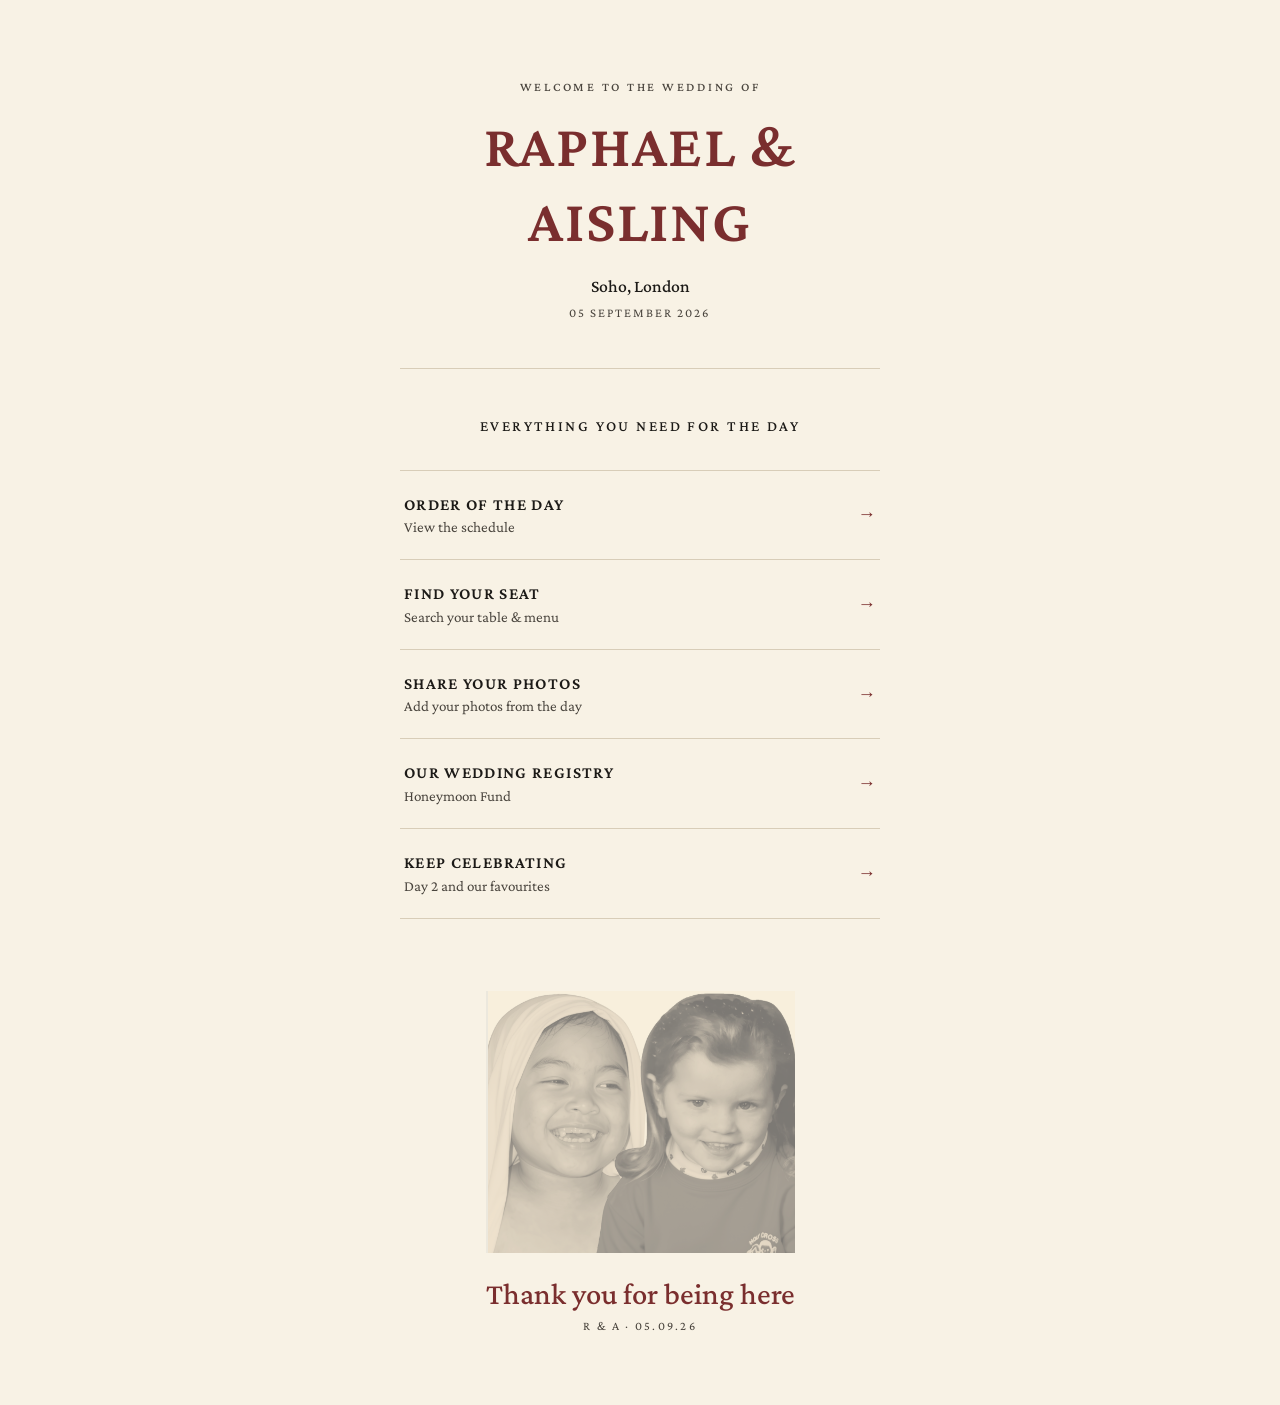
<file: index.html>
<!DOCTYPE html>
<html lang="en">
<head>
<meta charset="UTF-8">
<meta name="viewport" content="width=device-width, initial-scale=1.0">
<meta name="theme-color" content="#F8F2E5">
<meta name="description" content="Everything you need for Raphael &amp; Aisling's wedding day.">
<title>Raphael &amp; Aisling | 05 September 2026</title>
<link rel="preconnect" href="https://fonts.googleapis.com">
<link rel="preconnect" href="https://fonts.gstatic.com" crossorigin>
<link href="https://fonts.googleapis.com/css2?family=Crimson+Pro:wght@400;500;600&display=swap" rel="stylesheet">
<link rel="stylesheet" href="styles.css">
</head>
<body>
<main class="page">

  <header class="intro">
    <p class="eyebrow">Welcome to the wedding of</p>
    <h1 class="names">Raphael &amp; Aisling</h1>
    <p class="location">Soho, London</p>
    <p class="date">05 September 2026</p>
  </header>

  <hr class="rule">

  <section class="links" aria-labelledby="links-heading">
    <h2 id="links-heading" class="section-heading">Everything you need for the day</h2>

    <ul class="link-list">
      <li class="link-item">
        <a class="link-row" href="order.html">
          <span class="link-text">
            <span class="link-title">Order of the Day</span>
            <span class="link-subtitle">View the schedule</span>
          </span>
          <span class="link-arrow" aria-hidden="true">&rarr;</span>
        </a>
      </li>
      <li class="link-item">
        <a class="link-row" href="seating.html">
          <span class="link-text">
            <span class="link-title">Find Your Seat</span>
            <span class="link-subtitle">Search your table &amp; menu</span>
          </span>
          <span class="link-arrow" aria-hidden="true">&rarr;</span>
        </a>
      </li>
      <li class="link-item">
        <a class="link-row" href="https://photos.app.goo.gl/TfKhoiMud2VAiXYu7" target="_blank" rel="noopener noreferrer">
          <span class="link-text">
            <span class="link-title">Share Your Photos</span>
            <span class="link-subtitle">Add your photos from the day</span>
          </span>
          <span class="link-arrow" aria-hidden="true">&rarr;</span>
        </a>
      </li>
      <li class="link-item">
        <a class="link-row" href="honeymoon.html">
          <span class="link-text">
            <span class="link-title">Our Wedding Registry</span>
            <span class="link-subtitle">Honeymoon Fund</span>
          </span>
          <span class="link-arrow" aria-hidden="true">&rarr;</span>
        </a>
      </li>
      <li class="link-item">
        <a class="link-row" href="day-two.html">
          <span class="link-text">
            <span class="link-title">Keep Celebrating</span>
            <span class="link-subtitle">Day 2 and our favourites</span>
          </span>
          <span class="link-arrow" aria-hidden="true">&rarr;</span>
        </a>
      </li>
    </ul>
  </section>

  <footer class="closing">
    <div class="keepsake-frame">
      <img class="keepsake" src="images/childhood-photo.png" alt="Raphael and Aisling as children" width="579" height="492" loading="lazy">
      <p class="thank-you">Thank you for being here</p>
    </div>
    <p class="signature">R &amp; A &middot; 05.09.26</p>
  </footer>

</main>
</body>
</html>
</file>
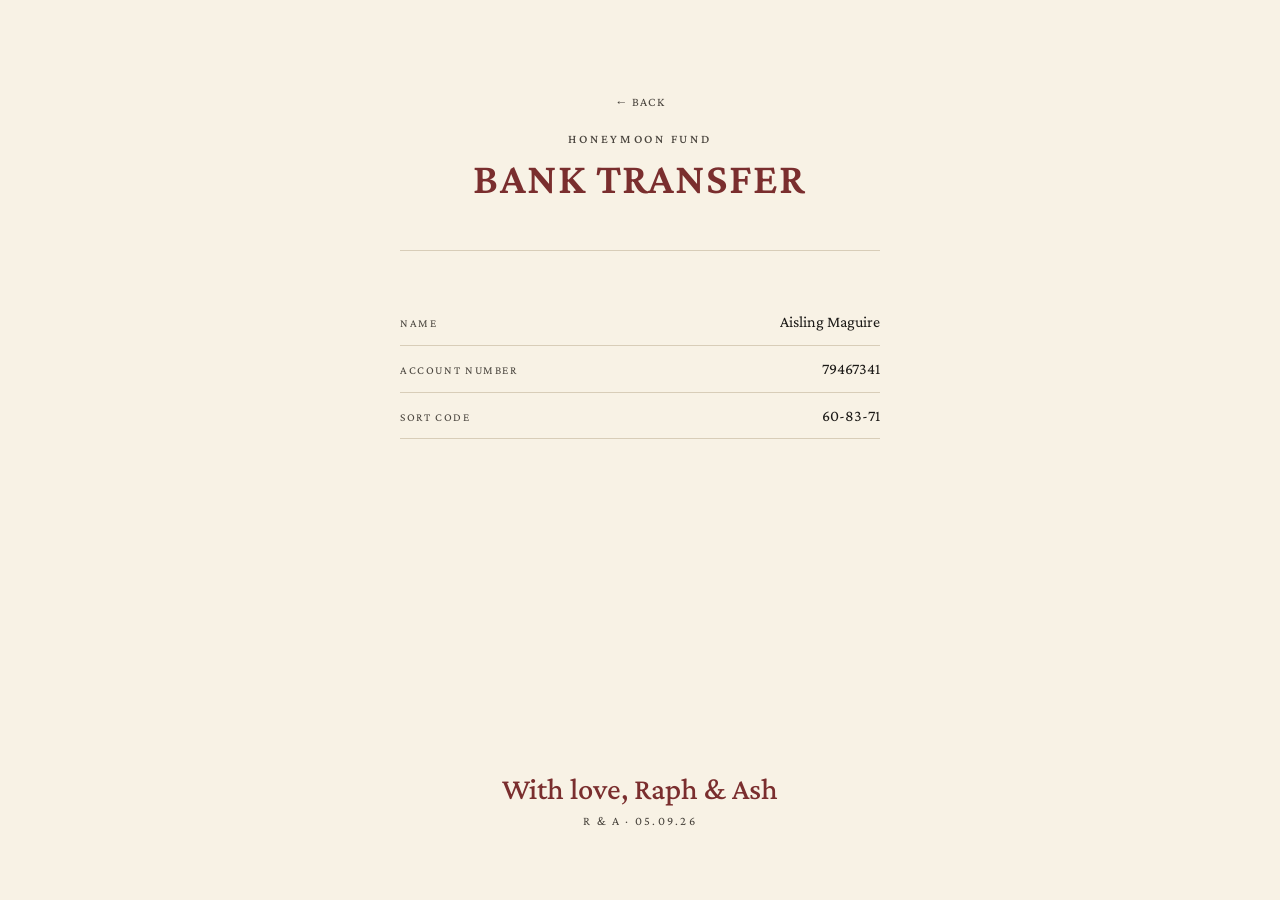
<file: bank-transfer.html>
<!DOCTYPE html>
<html lang="en">
<head>
<meta charset="UTF-8">
<meta name="viewport" content="width=device-width, initial-scale=1.0">
<meta name="theme-color" content="#F8F2E5">
<meta name="description" content="Bank transfer details for Raphael &amp; Aisling's honeymoon fund.">
<title>Bank Transfer | Raphael &amp; Aisling</title>
<link rel="preconnect" href="https://fonts.googleapis.com">
<link rel="preconnect" href="https://fonts.gstatic.com" crossorigin>
<link href="https://fonts.googleapis.com/css2?family=Crimson+Pro:wght@400;500;600&display=swap" rel="stylesheet">
<link rel="stylesheet" href="styles.css">
</head>
<body>
<main class="page">

  <header class="intro">
    <a class="back-link" href="honeymoon.html">&larr; Back</a>
    <p class="eyebrow">Honeymoon Fund</p>
    <h1 class="page-title">Bank Transfer</h1>
  </header>

  <hr class="rule">

  <section class="honeymoon">
    <div class="account-details">
      <div class="menu-row">
        <span class="menu-label">Name</span>
        <span class="menu-value">Aisling Maguire</span>
      </div>
      <div class="menu-row">
        <span class="menu-label">Account Number</span>
        <span class="menu-value">79467341</span>
      </div>
      <div class="menu-row">
        <span class="menu-label">Sort Code</span>
        <span class="menu-value">60-83-71</span>
      </div>
    </div>
  </section>

  <footer class="closing">
    <p class="thank-you">With love, Raph &amp; Ash</p>
    <p class="signature">R &amp; A &middot; 05.09.26</p>
  </footer>

</main>
</body>
</html>
</file>
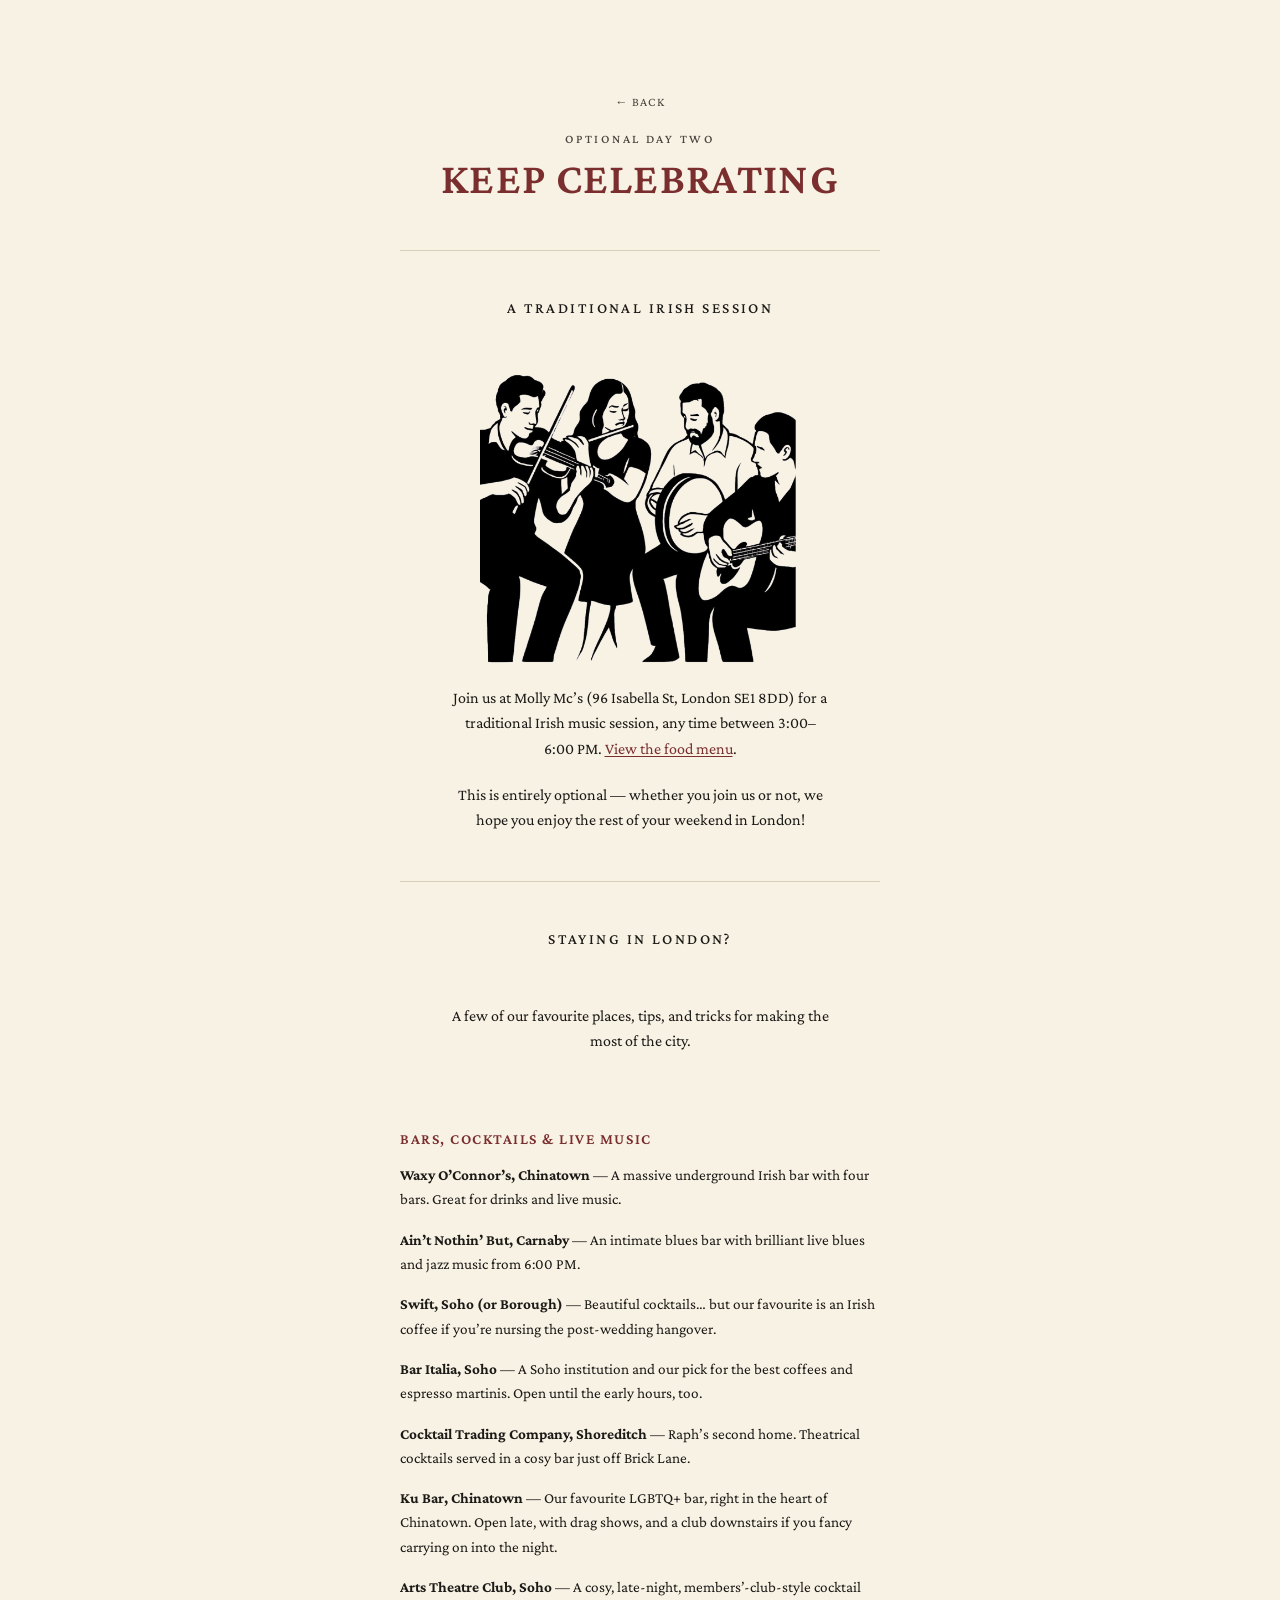
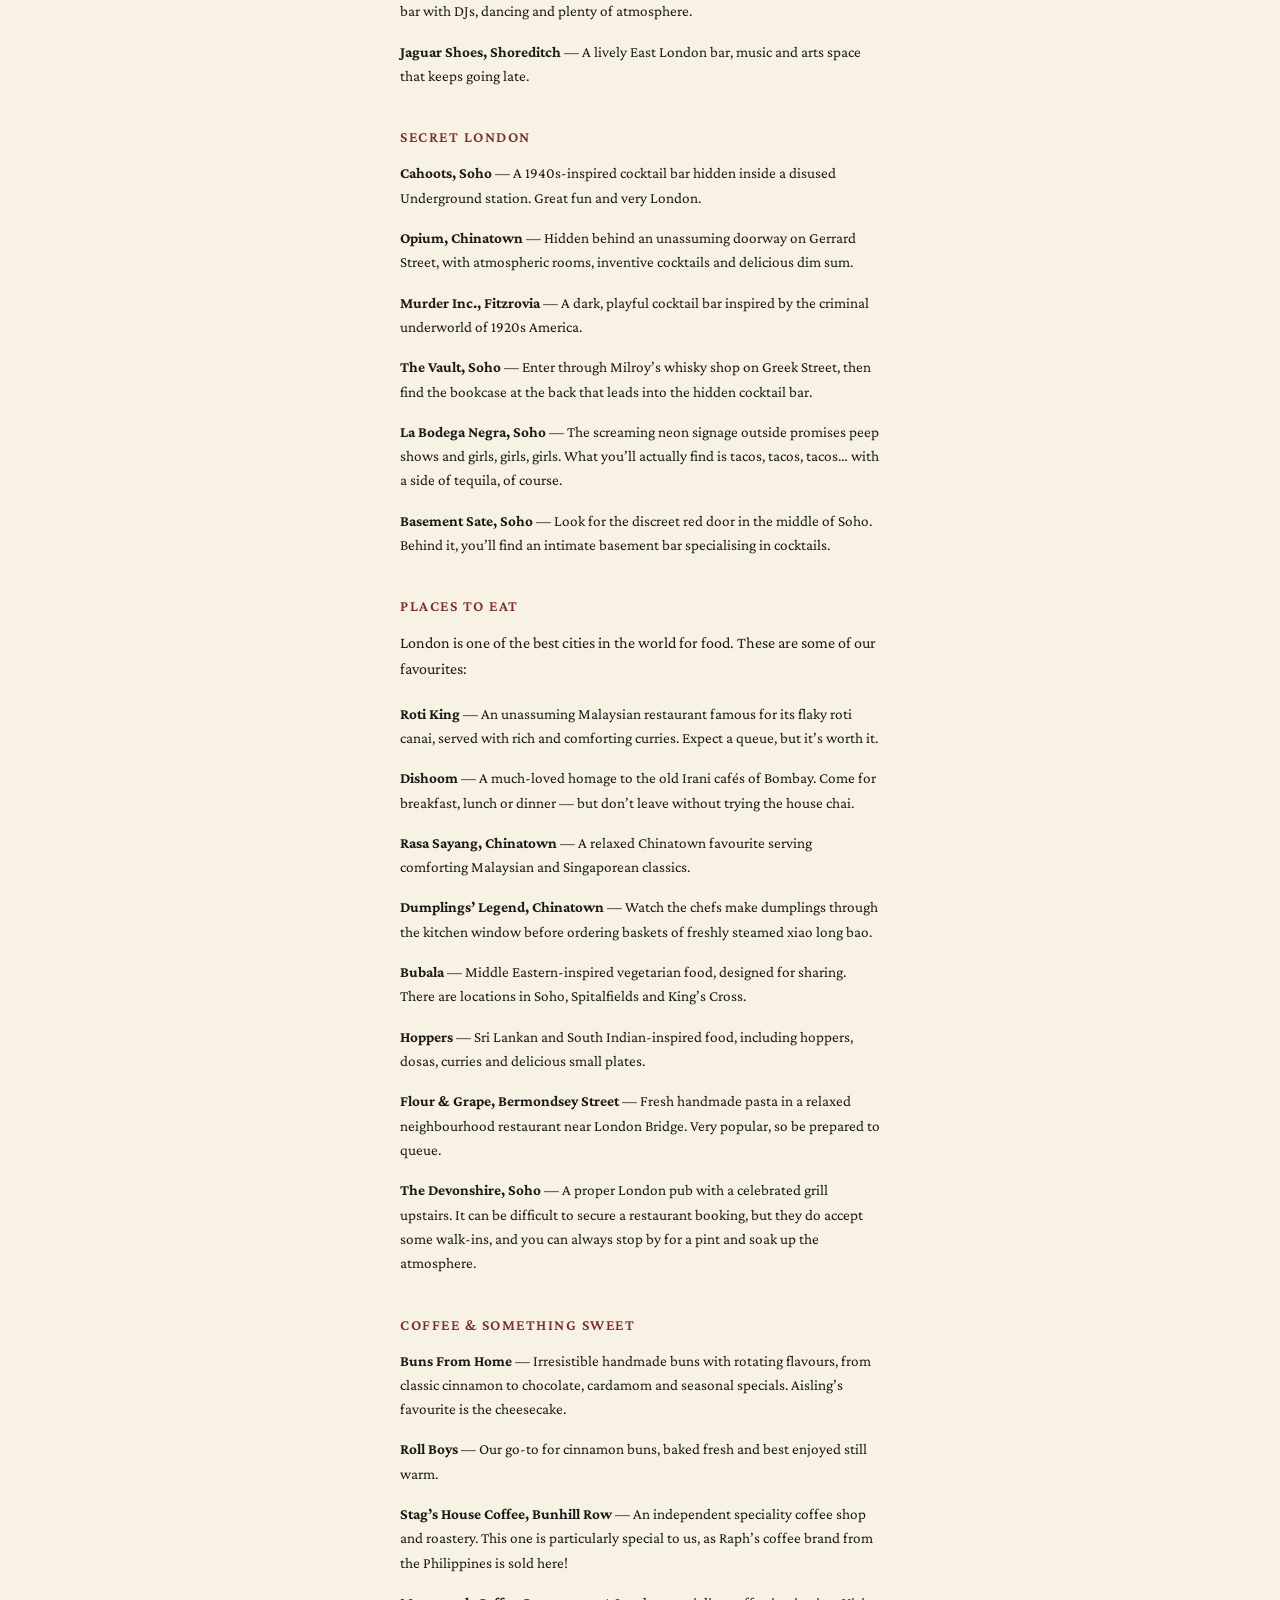
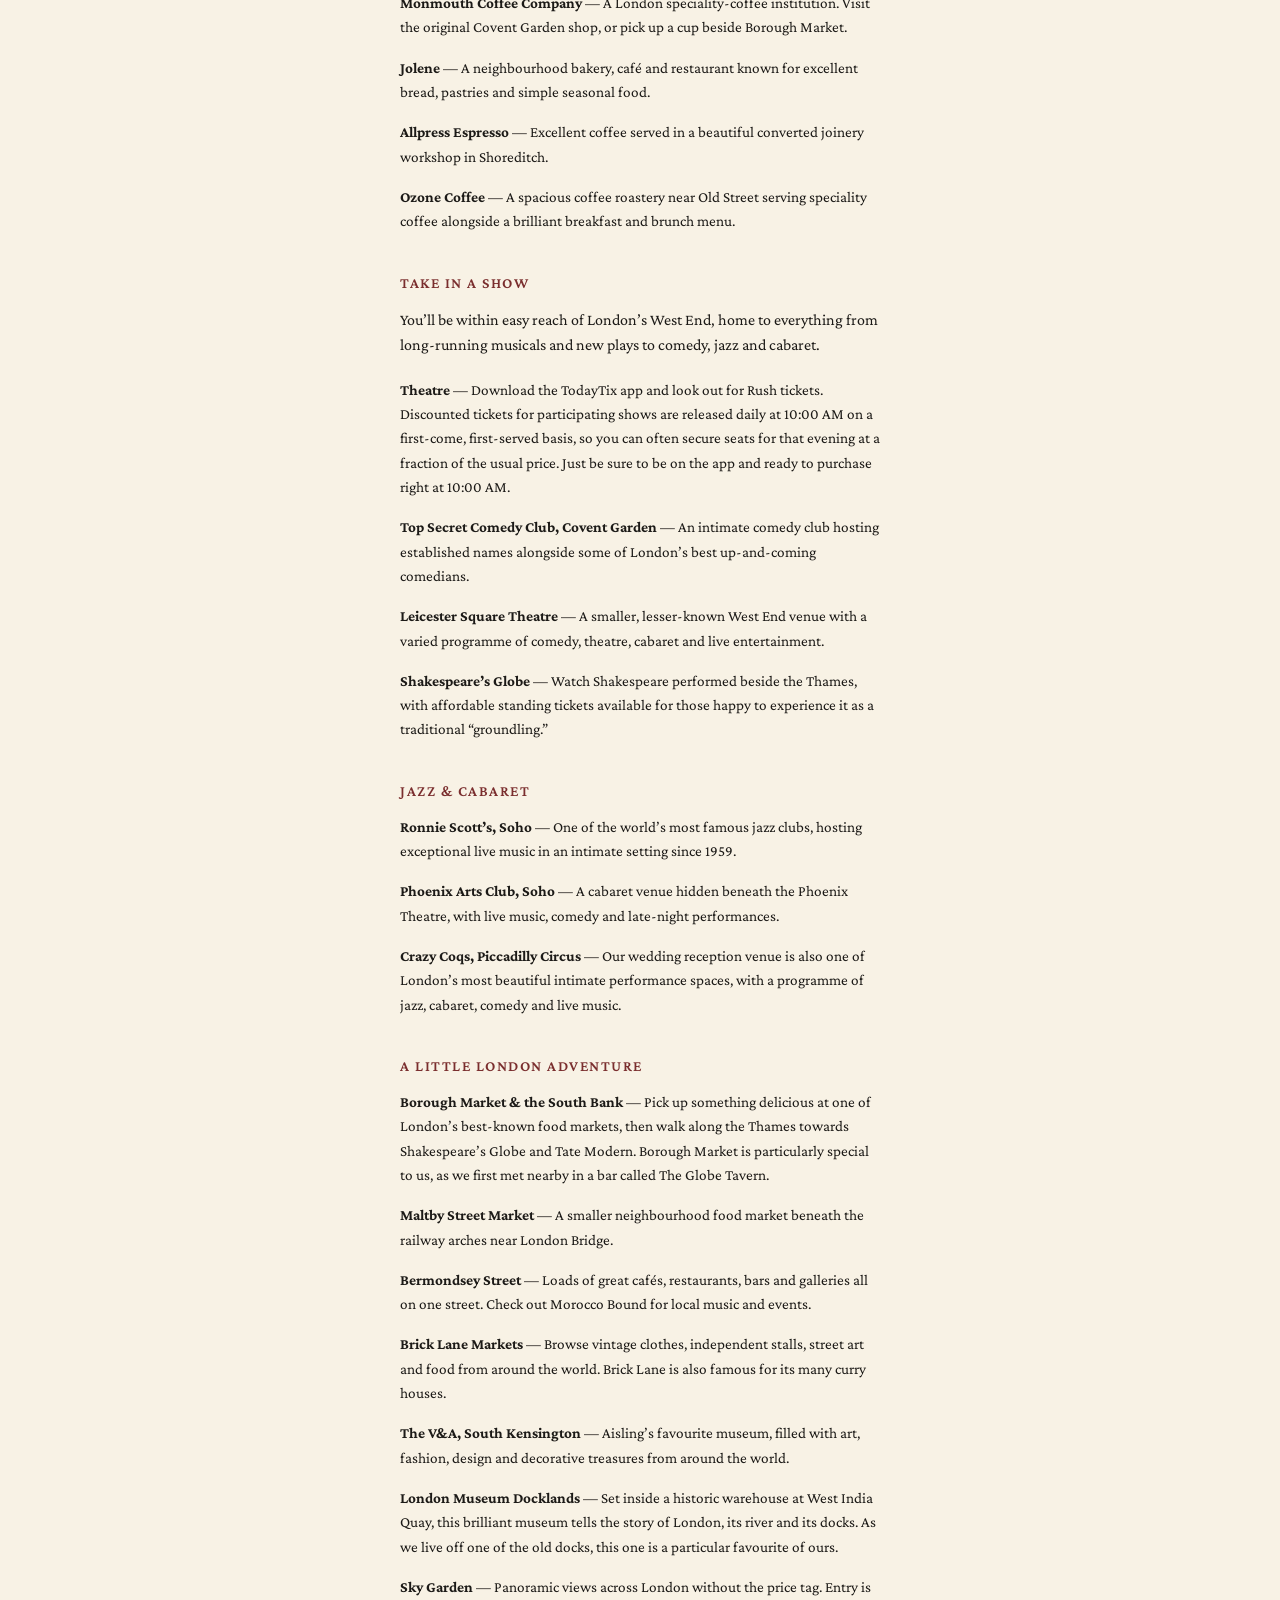
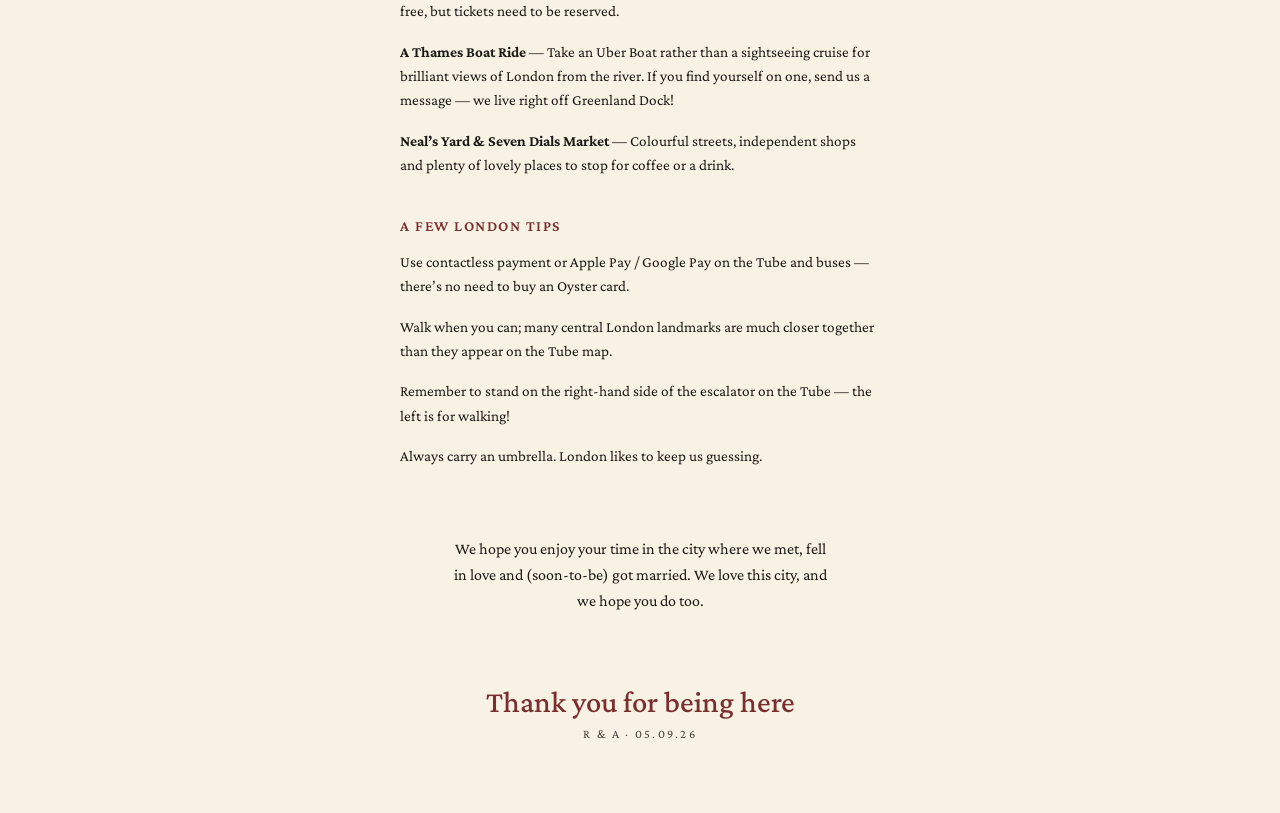
<file: day-two.html>
<!DOCTYPE html>
<html lang="en">
<head>
<meta charset="UTF-8">
<meta name="viewport" content="width=device-width, initial-scale=1.0">
<meta name="theme-color" content="#F8F2E5">
<meta name="description" content="Optional day two plans and London tips from Raphael &amp; Aisling.">
<title>Keep Celebrating | Raphael &amp; Aisling</title>
<link rel="preconnect" href="https://fonts.googleapis.com">
<link rel="preconnect" href="https://fonts.gstatic.com" crossorigin>
<link href="https://fonts.googleapis.com/css2?family=Crimson+Pro:wght@400;500;600&display=swap" rel="stylesheet">
<link rel="stylesheet" href="styles.css">
</head>
<body>
<main class="page">

  <header class="intro">
    <a class="back-link" href="index.html">&larr; Back</a>
    <p class="eyebrow">Optional day two</p>
    <h1 class="page-title">Keep Celebrating</h1>
  </header>

  <hr class="rule">

  <section class="honeymoon">
    <h2 class="section-heading">A Traditional Irish Session</h2>

    <img class="day-two-image" src="images/irish-band.png" alt="Illustration of a traditional Irish music band" width="578" height="529" loading="lazy">

    <p class="honeymoon-text">Join us at Molly Mc&rsquo;s (96 Isabella St, London SE1 8DD) for a traditional Irish music session, any time between 3:00&ndash;6:00 PM. <a class="inline-link" href="https://mollymcs.com/wp-content/uploads/sites/3/2026/05/Molly-Mcs-Menu-April.pdf" target="_blank" rel="noopener noreferrer">View the food menu</a>.</p>

    <p class="honeymoon-text">This is entirely optional &mdash; whether you join us or not, we hope you enjoy the rest of your weekend in London!</p>
  </section>

  <hr class="rule">

  <section class="honeymoon">
    <h2 class="section-heading">Staying in London?</h2>
    <p class="honeymoon-text guide-subtitle">A few of our favourite places, tips, and tricks for making the most of the city.</p>

    <div class="london-guide">
      <div class="guide-category">
        <h3 class="guide-heading">Bars, Cocktails &amp; Live Music</h3>
        <p class="place"><strong>Waxy O&rsquo;Connor&rsquo;s, Chinatown</strong> &mdash; A massive underground Irish bar with four bars. Great for drinks and live music.</p>
        <p class="place"><strong>Ain&rsquo;t Nothin&rsquo; But, Carnaby</strong> &mdash; An intimate blues bar with brilliant live blues and jazz music from 6:00 PM.</p>
        <p class="place"><strong>Swift, Soho (or Borough)</strong> &mdash; Beautiful cocktails&hellip; but our favourite is an Irish coffee if you&rsquo;re nursing the post-wedding hangover.</p>
        <p class="place"><strong>Bar Italia, Soho</strong> &mdash; A Soho institution and our pick for the best coffees and espresso martinis. Open until the early hours, too.</p>
        <p class="place"><strong>Cocktail Trading Company, Shoreditch</strong> &mdash; Raph&rsquo;s second home. Theatrical cocktails served in a cosy bar just off Brick Lane.</p>
        <p class="place"><strong>Ku Bar, Chinatown</strong> &mdash; Our favourite LGBTQ+ bar, right in the heart of Chinatown. Open late, with drag shows, and a club downstairs if you fancy carrying on into the night.</p>
        <p class="place"><strong>Arts Theatre Club, Soho</strong> &mdash; A cosy, late-night, members&rsquo;-club-style cocktail bar with DJs, dancing and plenty of atmosphere.</p>
        <p class="place"><strong>Jaguar Shoes, Shoreditch</strong> &mdash; A lively East London bar, music and arts space that keeps going late.</p>
      </div>

      <div class="guide-category">
        <h3 class="guide-heading">Secret London</h3>
        <p class="place"><strong>Cahoots, Soho</strong> &mdash; A 1940s-inspired cocktail bar hidden inside a disused Underground station. Great fun and very London.</p>
        <p class="place"><strong>Opium, Chinatown</strong> &mdash; Hidden behind an unassuming doorway on Gerrard Street, with atmospheric rooms, inventive cocktails and delicious dim sum.</p>
        <p class="place"><strong>Murder Inc., Fitzrovia</strong> &mdash; A dark, playful cocktail bar inspired by the criminal underworld of 1920s America.</p>
        <p class="place"><strong>The Vault, Soho</strong> &mdash; Enter through Milroy&rsquo;s whisky shop on Greek Street, then find the bookcase at the back that leads into the hidden cocktail bar.</p>
        <p class="place"><strong>La Bodega Negra, Soho</strong> &mdash; The screaming neon signage outside promises peep shows and girls, girls, girls. What you&rsquo;ll actually find is tacos, tacos, tacos&hellip; with a side of tequila, of course.</p>
        <p class="place"><strong>Basement Sate, Soho</strong> &mdash; Look for the discreet red door in the middle of Soho. Behind it, you&rsquo;ll find an intimate basement bar specialising in cocktails.</p>
      </div>

      <div class="guide-category">
        <h3 class="guide-heading">Places to Eat</h3>
        <p class="honeymoon-text guide-intro">London is one of the best cities in the world for food. These are some of our favourites:</p>
        <p class="place"><strong>Roti King</strong> &mdash; An unassuming Malaysian restaurant famous for its flaky roti canai, served with rich and comforting curries. Expect a queue, but it&rsquo;s worth it.</p>
        <p class="place"><strong>Dishoom</strong> &mdash; A much-loved homage to the old Irani caf&eacute;s of Bombay. Come for breakfast, lunch or dinner &mdash; but don&rsquo;t leave without trying the house chai.</p>
        <p class="place"><strong>Rasa Sayang, Chinatown</strong> &mdash; A relaxed Chinatown favourite serving comforting Malaysian and Singaporean classics.</p>
        <p class="place"><strong>Dumplings&rsquo; Legend, Chinatown</strong> &mdash; Watch the chefs make dumplings through the kitchen window before ordering baskets of freshly steamed xiao long bao.</p>
        <p class="place"><strong>Bubala</strong> &mdash; Middle Eastern-inspired vegetarian food, designed for sharing. There are locations in Soho, Spitalfields and King&rsquo;s Cross.</p>
        <p class="place"><strong>Hoppers</strong> &mdash; Sri Lankan and South Indian-inspired food, including hoppers, dosas, curries and delicious small plates.</p>
        <p class="place"><strong>Flour &amp; Grape, Bermondsey Street</strong> &mdash; Fresh handmade pasta in a relaxed neighbourhood restaurant near London Bridge. Very popular, so be prepared to queue.</p>
        <p class="place"><strong>The Devonshire, Soho</strong> &mdash; A proper London pub with a celebrated grill upstairs. It can be difficult to secure a restaurant booking, but they do accept some walk-ins, and you can always stop by for a pint and soak up the atmosphere.</p>
      </div>

      <div class="guide-category">
        <h3 class="guide-heading">Coffee &amp; Something Sweet</h3>
        <p class="place"><strong>Buns From Home</strong> &mdash; Irresistible handmade buns with rotating flavours, from classic cinnamon to chocolate, cardamom and seasonal specials. Aisling&rsquo;s favourite is the cheesecake.</p>
        <p class="place"><strong>Roll Boys</strong> &mdash; Our go-to for cinnamon buns, baked fresh and best enjoyed still warm.</p>
        <p class="place"><strong>Stag&rsquo;s House Coffee, Bunhill Row</strong> &mdash; An independent speciality coffee shop and roastery. This one is particularly special to us, as Raph&rsquo;s coffee brand from the Philippines is sold here!</p>
        <p class="place"><strong>Monmouth Coffee Company</strong> &mdash; A London speciality-coffee institution. Visit the original Covent Garden shop, or pick up a cup beside Borough Market.</p>
        <p class="place"><strong>Jolene</strong> &mdash; A neighbourhood bakery, caf&eacute; and restaurant known for excellent bread, pastries and simple seasonal food.</p>
        <p class="place"><strong>Allpress Espresso</strong> &mdash; Excellent coffee served in a beautiful converted joinery workshop in Shoreditch.</p>
        <p class="place"><strong>Ozone Coffee</strong> &mdash; A spacious coffee roastery near Old Street serving speciality coffee alongside a brilliant breakfast and brunch menu.</p>
      </div>

      <div class="guide-category">
        <h3 class="guide-heading">Take in a Show</h3>
        <p class="honeymoon-text guide-intro">You&rsquo;ll be within easy reach of London&rsquo;s West End, home to everything from long-running musicals and new plays to comedy, jazz and cabaret.</p>
        <p class="place"><strong>Theatre</strong> &mdash; Download the TodayTix app and look out for Rush tickets. Discounted tickets for participating shows are released daily at 10:00 AM on a first-come, first-served basis, so you can often secure seats for that evening at a fraction of the usual price. Just be sure to be on the app and ready to purchase right at 10:00 AM.</p>
        <p class="place"><strong>Top Secret Comedy Club, Covent Garden</strong> &mdash; An intimate comedy club hosting established names alongside some of London&rsquo;s best up-and-coming comedians.</p>
        <p class="place"><strong>Leicester Square Theatre</strong> &mdash; A smaller, lesser-known West End venue with a varied programme of comedy, theatre, cabaret and live entertainment.</p>
        <p class="place"><strong>Shakespeare&rsquo;s Globe</strong> &mdash; Watch Shakespeare performed beside the Thames, with affordable standing tickets available for those happy to experience it as a traditional &ldquo;groundling.&rdquo;</p>
      </div>

      <div class="guide-category">
        <h3 class="guide-heading">Jazz &amp; Cabaret</h3>
        <p class="place"><strong>Ronnie Scott&rsquo;s, Soho</strong> &mdash; One of the world&rsquo;s most famous jazz clubs, hosting exceptional live music in an intimate setting since 1959.</p>
        <p class="place"><strong>Phoenix Arts Club, Soho</strong> &mdash; A cabaret venue hidden beneath the Phoenix Theatre, with live music, comedy and late-night performances.</p>
        <p class="place"><strong>Crazy Coqs, Piccadilly Circus</strong> &mdash; Our wedding reception venue is also one of London&rsquo;s most beautiful intimate performance spaces, with a programme of jazz, cabaret, comedy and live music.</p>
      </div>

      <div class="guide-category">
        <h3 class="guide-heading">A Little London Adventure</h3>
        <p class="place"><strong>Borough Market &amp; the South Bank</strong> &mdash; Pick up something delicious at one of London&rsquo;s best-known food markets, then walk along the Thames towards Shakespeare&rsquo;s Globe and Tate Modern. Borough Market is particularly special to us, as we first met nearby in a bar called The Globe Tavern.</p>
        <p class="place"><strong>Maltby Street Market</strong> &mdash; A smaller neighbourhood food market beneath the railway arches near London Bridge.</p>
        <p class="place"><strong>Bermondsey Street</strong> &mdash; Loads of great caf&eacute;s, restaurants, bars and galleries all on one street. Check out Morocco Bound for local music and events.</p>
        <p class="place"><strong>Brick Lane Markets</strong> &mdash; Browse vintage clothes, independent stalls, street art and food from around the world. Brick Lane is also famous for its many curry houses.</p>
        <p class="place"><strong>The V&amp;A, South Kensington</strong> &mdash; Aisling&rsquo;s favourite museum, filled with art, fashion, design and decorative treasures from around the world.</p>
        <p class="place"><strong>London Museum Docklands</strong> &mdash; Set inside a historic warehouse at West India Quay, this brilliant museum tells the story of London, its river and its docks. As we live off one of the old docks, this one is a particular favourite of ours.</p>
        <p class="place"><strong>Sky Garden</strong> &mdash; Panoramic views across London without the price tag. Entry is free, but tickets need to be reserved.</p>
        <p class="place"><strong>A Thames Boat Ride</strong> &mdash; Take an Uber Boat rather than a sightseeing cruise for brilliant views of London from the river. If you find yourself on one, send us a message &mdash; we live right off Greenland Dock!</p>
        <p class="place"><strong>Neal&rsquo;s Yard &amp; Seven Dials Market</strong> &mdash; Colourful streets, independent shops and plenty of lovely places to stop for coffee or a drink.</p>
      </div>

      <div class="guide-category">
        <h3 class="guide-heading">A Few London Tips</h3>
        <p class="place">Use contactless payment or Apple Pay / Google Pay on the Tube and buses &mdash; there&rsquo;s no need to buy an Oyster card.</p>
        <p class="place">Walk when you can; many central London landmarks are much closer together than they appear on the Tube map.</p>
        <p class="place">Remember to stand on the right-hand side of the escalator on the Tube &mdash; the left is for walking!</p>
        <p class="place">Always carry an umbrella. London likes to keep us guessing.</p>
      </div>
    </div>

    <p class="honeymoon-text guide-closing">We hope you enjoy your time in the city where we met, fell in love and (soon-to-be) got married. We love this city, and we hope you do too.</p>
  </section>

  <footer class="closing">
    <p class="thank-you">Thank you for being here</p>
    <p class="signature">R &amp; A &middot; 05.09.26</p>
  </footer>

</main>
</body>
</html>
</file>
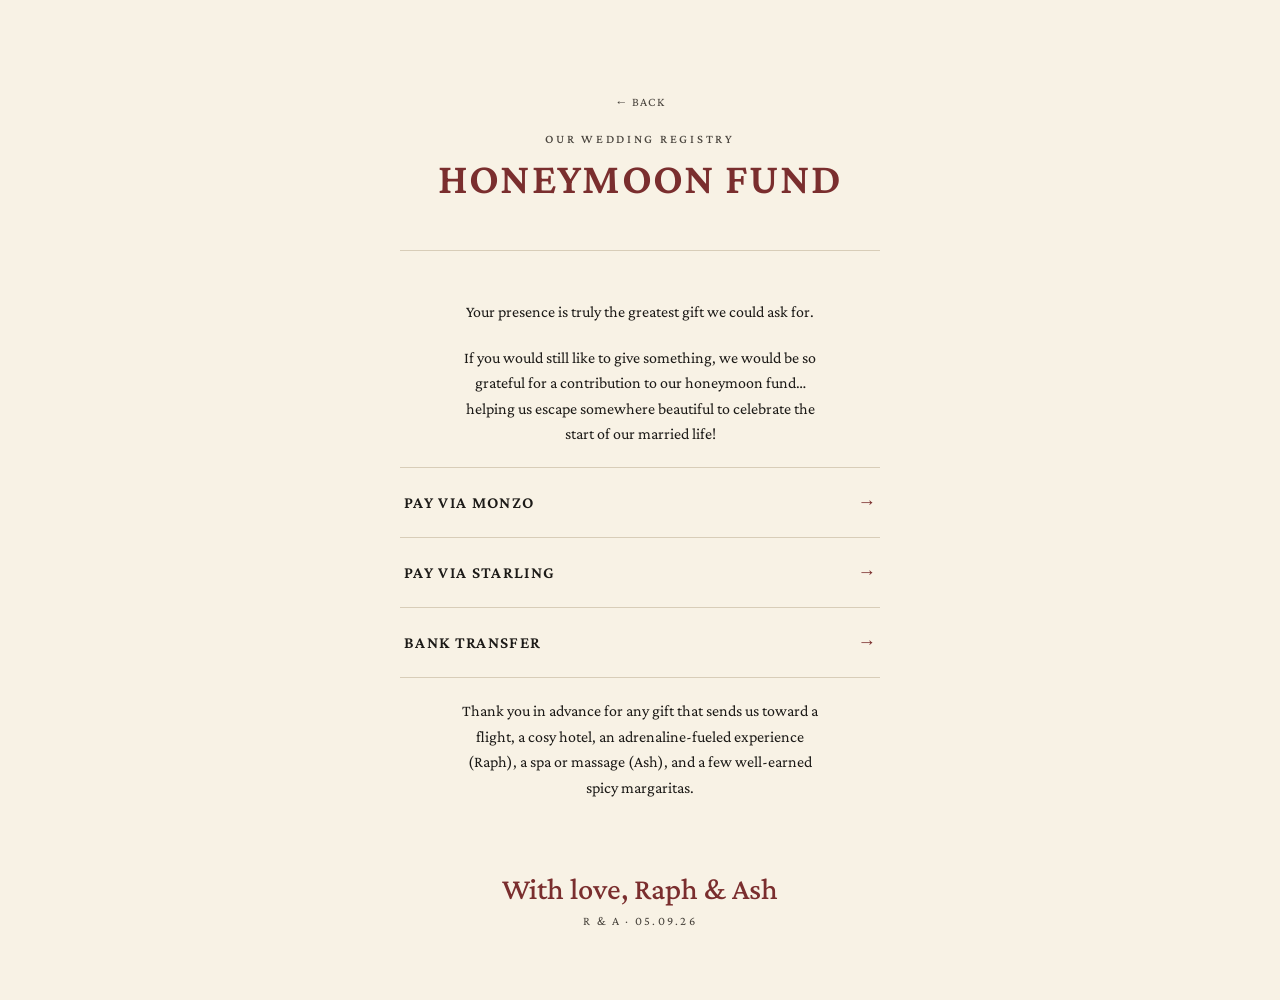
<file: honeymoon.html>
<!DOCTYPE html>
<html lang="en">
<head>
<meta charset="UTF-8">
<meta name="viewport" content="width=device-width, initial-scale=1.0">
<meta name="theme-color" content="#F8F2E5">
<meta name="description" content="Contribute to Raphael &amp; Aisling's honeymoon fund.">
<title>Honeymoon Fund | Raphael &amp; Aisling</title>
<link rel="preconnect" href="https://fonts.googleapis.com">
<link rel="preconnect" href="https://fonts.gstatic.com" crossorigin>
<link href="https://fonts.googleapis.com/css2?family=Crimson+Pro:wght@400;500;600&display=swap" rel="stylesheet">
<link rel="stylesheet" href="styles.css">
</head>
<body>
<main class="page">

  <header class="intro">
    <a class="back-link" href="index.html">&larr; Back</a>
    <p class="eyebrow">Our wedding registry</p>
    <h1 class="page-title">Honeymoon Fund</h1>
  </header>

  <hr class="rule">

  <section class="honeymoon">
    <p class="honeymoon-text">Your presence is truly the greatest gift we could ask for.</p>
    <p class="honeymoon-text">If you would still like to give something, we would be so grateful for a contribution to our honeymoon fund&hellip; helping us escape somewhere beautiful to celebrate the start of our married life!</p>

    <ul class="link-list payment-list">
      <li class="link-item">
        <a class="link-row" href="https://monzo.me/aislingmaguire7?h=cWUnyV" target="_blank" rel="noopener noreferrer">
          <span class="link-text">
            <span class="link-title">Pay via Monzo</span>
          </span>
          <span class="link-arrow" aria-hidden="true">&rarr;</span>
        </a>
      </li>
      <li class="link-item">
        <a class="link-row" href="https://settleup.starlingbank.com/aisling-maguire-raphael-cardona-7b1843" target="_blank" rel="noopener noreferrer">
          <span class="link-text">
            <span class="link-title">Pay via Starling</span>
          </span>
          <span class="link-arrow" aria-hidden="true">&rarr;</span>
        </a>
      </li>
      <li class="link-item">
        <a class="link-row" href="bank-transfer.html">
          <span class="link-text">
            <span class="link-title">Bank Transfer</span>
          </span>
          <span class="link-arrow" aria-hidden="true">&rarr;</span>
        </a>
      </li>
    </ul>

    <p class="honeymoon-text">Thank you in advance for any gift that sends us toward a flight, a cosy hotel, an adrenaline-fueled experience (Raph), a spa or massage (Ash), and a few well-earned spicy margaritas.</p>
  </section>

  <footer class="closing">
    <p class="thank-you">With love, Raph &amp; Ash</p>
    <p class="signature">R &amp; A &middot; 05.09.26</p>
  </footer>

</main>
</body>
</html>
</file>
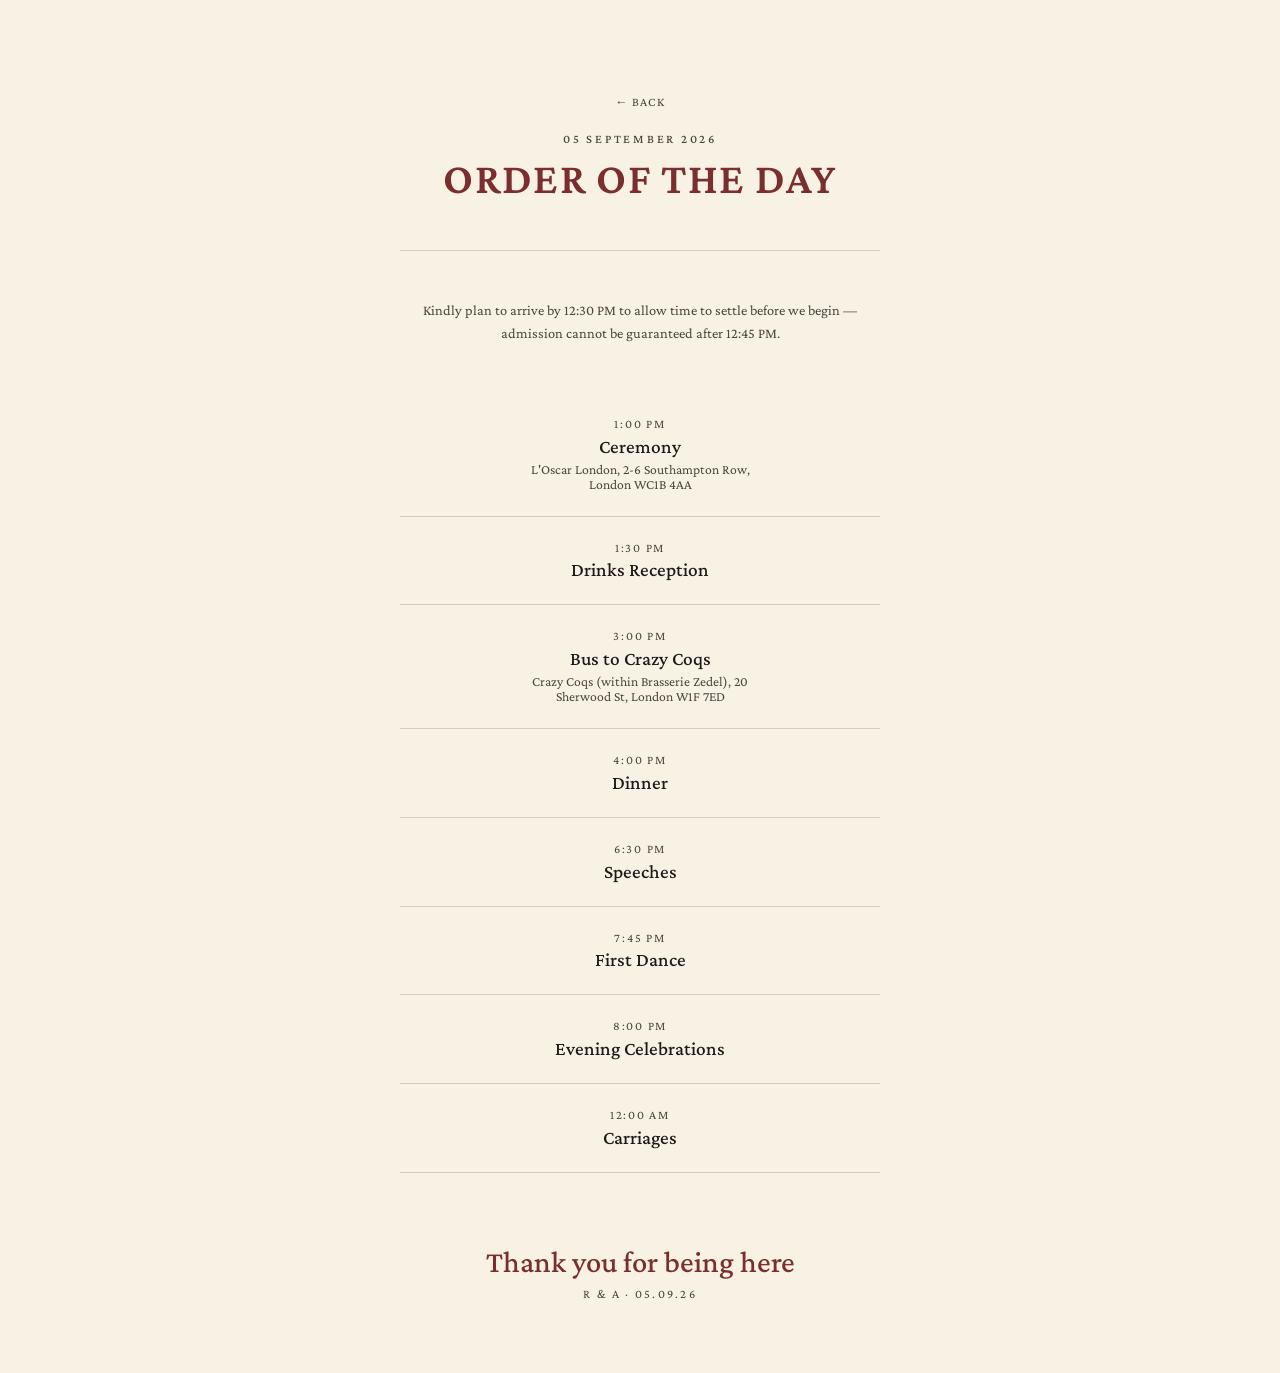
<file: order.html>
<!DOCTYPE html>
<html lang="en">
<head>
<meta charset="UTF-8">
<meta name="viewport" content="width=device-width, initial-scale=1.0">
<meta name="theme-color" content="#F8F2E5">
<meta name="description" content="The schedule for Raphael &amp; Aisling's wedding day.">
<title>Order of the Day | Raphael &amp; Aisling</title>
<link rel="preconnect" href="https://fonts.googleapis.com">
<link rel="preconnect" href="https://fonts.gstatic.com" crossorigin>
<link href="https://fonts.googleapis.com/css2?family=Crimson+Pro:wght@400;500;600&display=swap" rel="stylesheet">
<link rel="stylesheet" href="styles.css">
</head>
<body>
<main class="page">

  <header class="intro">
    <a class="back-link" href="index.html">&larr; Back</a>
    <p class="eyebrow">05 September 2026</p>
    <h1 class="page-title">Order of the Day</h1>
  </header>

  <hr class="rule">

  <p class="seat-note">Kindly plan to arrive by 12:30 PM to allow time to settle before we begin — admission cannot be guaranteed after 12:45 PM.</p>

  <section class="schedule" aria-label="Wedding day schedule">
    <ul class="schedule-list">
      <li class="schedule-item">
        <span class="schedule-time">1:00 PM</span>
        <span class="schedule-event">Ceremony</span>
        <span class="schedule-address">L'Oscar London, 2-6 Southampton Row, London WC1B 4AA</span>
      </li>
      <li class="schedule-item">
        <span class="schedule-time">1:30 PM</span>
        <span class="schedule-event">Drinks Reception</span>
      </li>
      <li class="schedule-item">
        <span class="schedule-time">3:00 PM</span>
        <span class="schedule-event">Bus to Crazy Coqs</span>
        <span class="schedule-address">Crazy Coqs (within Brasserie Zedel), 20 Sherwood St, London W1F 7ED</span>
      </li>
      <li class="schedule-item">
        <span class="schedule-time">4:00 PM</span>
        <span class="schedule-event">Dinner</span>
      </li>
      <li class="schedule-item">
        <span class="schedule-time">6:30 PM</span>
        <span class="schedule-event">Speeches</span>
      </li>
      <li class="schedule-item">
        <span class="schedule-time">7:45 PM</span>
        <span class="schedule-event">First Dance</span>
      </li>
      <li class="schedule-item">
        <span class="schedule-time">8:00 PM</span>
        <span class="schedule-event">Evening Celebrations</span>
      </li>
      <li class="schedule-item">
        <span class="schedule-time">12:00 AM</span>
        <span class="schedule-event">Carriages</span>
      </li>
    </ul>
  </section>

  <footer class="closing">
    <p class="thank-you">Thank you for being here</p>
    <p class="signature">R &amp; A &middot; 05.09.26</p>
  </footer>

</main>
</body>
</html>
</file>
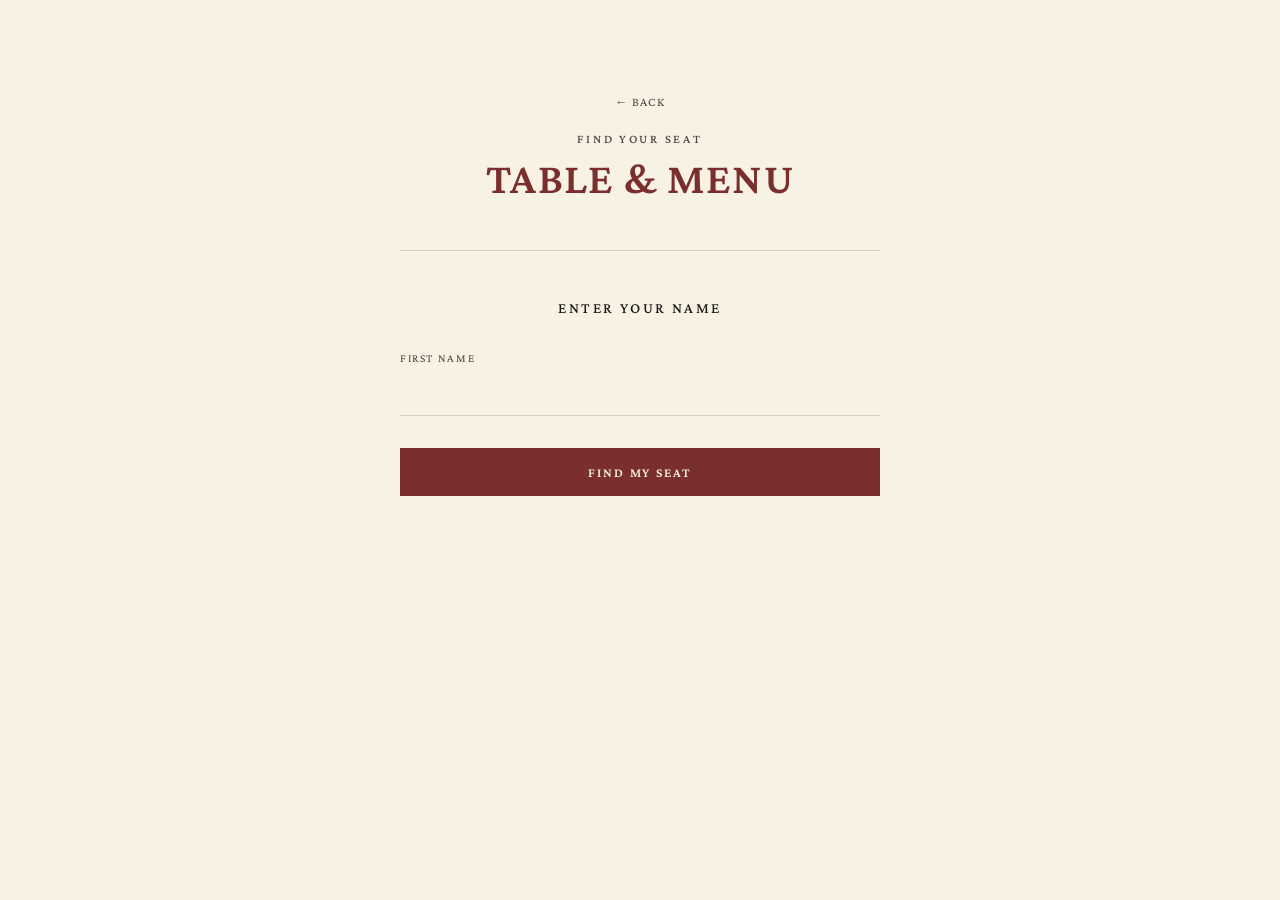
<file: seating.html>
<!DOCTYPE html>
<html lang="en">
<head>
<meta charset="UTF-8">
<meta name="viewport" content="width=device-width, initial-scale=1.0">
<meta name="theme-color" content="#F8F2E5">
<meta name="description" content="Find your reception table and menu choices for Raphael &amp; Aisling's wedding.">
<title>Find Your Seat | Raphael &amp; Aisling</title>
<link rel="preconnect" href="https://fonts.googleapis.com">
<link rel="preconnect" href="https://fonts.gstatic.com" crossorigin>
<link href="https://fonts.googleapis.com/css2?family=Crimson+Pro:wght@400;500;600&display=swap" rel="stylesheet">
<link rel="stylesheet" href="styles.css">
</head>
<body>
<main class="page">

  <header class="intro">
    <a class="back-link" href="index.html">&larr; Back</a>
    <p class="eyebrow">Find your seat</p>
    <h1 class="page-title">Table &amp; Menu</h1>
  </header>

  <hr class="rule">

  <section class="seat-search" aria-labelledby="search-heading">
    <h2 id="search-heading" class="section-heading">Enter your name</h2>

    <noscript>
      <p class="seat-result">Please enable JavaScript to search for your table.</p>
    </noscript>

    <form id="seat-form" class="seat-form" autocomplete="off">
      <div class="field">
        <label for="first-name">First name</label>
        <input type="text" id="first-name" name="first-name" required autocomplete="given-name">
      </div>
      <button type="submit" class="seat-submit">Find my seat</button>
    </form>

    <div id="seat-result" class="seat-result" role="status" aria-live="polite"></div>
  </section>

</main>
<script src="seating.js"></script>
</body>
</html>
</file>
<file: styles.css>
:root {
  --ivory: #f8f2e5;
  --ink: #1c1a17;
  --ink-soft: #4a453e;
  --burgundy: #7a2e2e;
  --rule: #d8cdb8;
  --serif: "Crimson Pro", Georgia, serif;
}

* {
  box-sizing: border-box;
}

html {
  -webkit-text-size-adjust: 100%;
}

body {
  margin: 0;
  background: var(--ivory);
  color: var(--ink);
  font-family: var(--serif);
  -webkit-font-smoothing: antialiased;
  text-rendering: optimizeLegibility;
}

.page {
  max-width: 560px;
  margin: 0 auto;
  padding: clamp(2.75rem, 10vw, 5rem) clamp(1.5rem, 6vw, 2.5rem) clamp(3rem, 10vw, 4.5rem);
  min-height: 100svh;
  display: flex;
  flex-direction: column;
}

/* ---------- Intro ---------- */

.intro {
  text-align: center;
}

.eyebrow {
  margin: 0;
  font-size: clamp(0.68rem, 1.6vw, 0.78rem);
  letter-spacing: 0.22em;
  text-transform: uppercase;
  color: var(--ink-soft);
  font-weight: 500;
}

.names {
  margin: 0.9rem 0 1.1rem;
  font-weight: 600;
  font-size: clamp(2.4rem, 11vw, 3.75rem);
  line-height: 1.25;
  color: var(--burgundy);
  letter-spacing: 0.03em;
  text-transform: uppercase;
}

.location {
  margin: 0 0 0.6rem;
  font-weight: 500;
  font-size: clamp(0.95rem, 2.6vw, 1.1rem);
  color: var(--ink);
}

.date {
  margin: 0;
  font-size: clamp(0.72rem, 1.7vw, 0.8rem);
  letter-spacing: 0.16em;
  text-transform: uppercase;
  color: var(--ink-soft);
}

.rule {
  border: none;
  border-top: 1px solid var(--rule);
  margin: clamp(2.25rem, 7vw, 3rem) 0;
  width: 100%;
}

/* ---------- Links ---------- */

.section-heading {
  margin: 0 0 clamp(1.5rem, 5vw, 2.25rem);
  text-align: center;
  font-weight: 500;
  text-transform: uppercase;
  font-size: clamp(0.85rem, 2.2vw, 0.95rem);
  color: var(--ink);
  letter-spacing: 0.16em;
}

.link-list {
  list-style: none;
  margin: 0;
  padding: 0;
}

.link-item {
  border-bottom: 1px solid var(--rule);
}

.link-item:first-child {
  border-top: 1px solid var(--rule);
}

.link-row {
  display: flex;
  align-items: center;
  justify-content: space-between;
  gap: 1rem;
  min-height: 44px;
  padding: clamp(1.1rem, 4vw, 1.5rem) 0.25rem;
  text-decoration: none;
  color: inherit;
  transition: opacity 0.25s ease, background-color 0.25s ease;
}

.link-row:hover,
.link-row:focus-visible {
  opacity: 0.72;
}

.link-row:focus-visible {
  outline: 1px solid var(--burgundy);
  outline-offset: 4px;
}

.link-text {
  display: flex;
  flex-direction: column;
  gap: 0.35rem;
}

.link-title {
  font-size: clamp(0.92rem, 2.6vw, 1.05rem);
  letter-spacing: 0.08em;
  text-transform: uppercase;
  font-weight: 600;
  color: var(--ink);
}

.link-subtitle {
  font-size: clamp(0.85rem, 2.2vw, 0.94rem);
  color: var(--ink-soft);
}

.link-arrow {
  font-size: 1.15rem;
  color: var(--burgundy);
  transition: transform 0.25s ease;
  flex-shrink: 0;
}

.link-row:hover .link-arrow,
.link-row:focus-visible .link-arrow {
  transform: translateX(5px);
}

/* ---------- Closing ---------- */

.closing {
  margin-top: auto;
  padding-top: clamp(3rem, 10vw, 4.5rem);
  text-align: center;
}

.keepsake-frame {
  width: fit-content;
  max-width: 100%;
  margin: 0 auto;
  display: flex;
  flex-direction: column;
  align-items: stretch;
}

.keepsake {
  display: block;
  width: 0;
  min-width: 100%;
  height: auto;
  margin: 0 0 clamp(1rem, 4vw, 1.5rem);
  opacity: 0.55;
  mix-blend-mode: multiply;
}

.thank-you {
  margin: 0 0 0.5rem;
  font-size: clamp(1.5rem, 5.5vw, 1.9rem);
  color: var(--burgundy);
  font-weight: 500;
}

.signature {
  margin: 0;
  font-size: clamp(0.68rem, 1.6vw, 0.78rem);
  letter-spacing: 0.18em;
  text-transform: uppercase;
  color: var(--ink-soft);
}

/* ---------- Seat search ---------- */

.back-link {
  display: inline-block;
  min-height: 44px;
  line-height: 44px;
  margin-bottom: 0.5rem;
  font-size: 0.78rem;
  letter-spacing: 0.1em;
  text-transform: uppercase;
  color: var(--ink-soft);
  text-decoration: none;
}

.back-link:hover,
.back-link:focus-visible {
  opacity: 0.7;
}

.back-link:focus-visible {
  outline: 1px solid var(--burgundy);
  outline-offset: 4px;
}

.page-title {
  margin: 0.5rem 0 0;
  font-weight: 600;
  font-size: clamp(1.9rem, 8vw, 2.75rem);
  color: var(--burgundy);
  text-transform: uppercase;
  letter-spacing: 0.03em;
}

.seat-search {
  text-align: center;
}

.seat-form {
  display: flex;
  flex-direction: column;
  gap: 1.5rem;
  margin: 0 0 clamp(2rem, 6vw, 2.5rem);
  text-align: left;
}

.field {
  display: flex;
  flex-direction: column;
  gap: 0.5rem;
}

.field label {
  font-size: 0.72rem;
  letter-spacing: 0.14em;
  text-transform: uppercase;
  color: var(--ink-soft);
}

.field input {
  min-height: 44px;
  padding: 0.5rem 0.1rem;
  font-family: var(--serif);
  font-size: 1.05rem;
  color: var(--ink);
  background: transparent;
  border: none;
  border-bottom: 1px solid var(--rule);
  border-radius: 0;
}

.field input:focus-visible {
  outline: none;
  border-bottom: 1px solid var(--burgundy);
}

.seat-submit {
  min-height: 48px;
  margin-top: 0.5rem;
  font-family: var(--serif);
  font-size: 0.82rem;
  font-weight: 600;
  letter-spacing: 0.14em;
  text-transform: uppercase;
  color: var(--ivory);
  background: var(--burgundy);
  border: 1px solid var(--burgundy);
  border-radius: 0;
  cursor: pointer;
  transition: opacity 0.25s ease;
}

.seat-submit:hover,
.seat-submit:focus-visible {
  opacity: 0.82;
}

.seat-submit:focus-visible {
  outline: 1px solid var(--ink);
  outline-offset: 3px;
}

.seat-result:empty {
  display: none;
}

.seat-result.loading,
.seat-result.not-found {
  padding: 1rem 0;
  font-size: 0.95rem;
  color: var(--ink-soft);
}

.result-name {
  margin: 0 0 0.6rem;
  font-size: 0.78rem;
  letter-spacing: 0.14em;
  text-transform: uppercase;
  color: var(--ink-soft);
}

.name-choices {
  display: flex;
  flex-direction: column;
  text-align: left;
}

.name-choice {
  min-height: 44px;
  padding: 0.9rem 0.1rem;
  font-family: var(--serif);
  font-size: 1.05rem;
  color: var(--ink);
  background: transparent;
  border: none;
  border-top: 1px solid var(--rule);
  border-radius: 0;
  text-align: left;
  cursor: pointer;
}

.name-choices .name-choice:last-child {
  border-bottom: 1px solid var(--rule);
}

.name-choice:hover,
.name-choice:focus-visible {
  color: var(--burgundy);
}

.name-choice:focus-visible {
  outline: 1px solid var(--burgundy);
  outline-offset: -2px;
}

.result-table {
  margin: 0 0 clamp(1.5rem, 5vw, 2rem);
  font-size: clamp(2rem, 9vw, 2.9rem);
  font-weight: 600;
  letter-spacing: 0.02em;
  text-transform: uppercase;
  color: var(--burgundy);
}

.menu-row {
  display: flex;
  align-items: baseline;
  justify-content: space-between;
  gap: 1rem;
  padding: 0.9rem 0;
  border-top: 1px solid var(--rule);
  text-align: left;
}

.menu-row:last-child {
  border-bottom: 1px solid var(--rule);
}

.menu-label {
  font-size: 0.72rem;
  letter-spacing: 0.14em;
  text-transform: uppercase;
  color: var(--ink-soft);
  flex-shrink: 0;
}

.menu-value {
  font-size: 1rem;
  color: var(--ink);
  text-align: right;
}

.seat-note {
  margin: clamp(1.5rem, 5vw, 2rem) 0 0;
  font-size: 0.9rem;
  line-height: 1.6;
  color: var(--ink-soft);
  text-align: center;
  white-space: pre-line;
}

.rule + .seat-note {
  margin-top: 0;
  margin-bottom: clamp(2.25rem, 7vw, 3rem);
}

.dietary-note {
  margin: clamp(1.5rem, 5vw, 2rem) 0 0;
  font-size: 0.9rem;
  line-height: 1.6;
  color: var(--ink);
  text-align: center;
}

/* ---------- Order of the day ---------- */

.schedule-list {
  list-style: none;
  margin: 0;
  padding: 0;
}

.schedule-item {
  display: flex;
  flex-direction: column;
  align-items: center;
  gap: 0.3rem;
  padding: clamp(1.1rem, 4vw, 1.5rem) 0;
  text-align: center;
  border-bottom: 1px solid var(--rule);
}

.schedule-time {
  font-size: 0.78rem;
  letter-spacing: 0.14em;
  text-transform: uppercase;
  color: var(--ink-soft);
}

.schedule-event {
  font-size: clamp(1.05rem, 3vw, 1.2rem);
  font-weight: 500;
  color: var(--ink);
}

.schedule-address {
  font-size: 0.85rem;
  color: var(--ink-soft);
  max-width: 32ch;
}

/* ---------- Honeymoon fund ---------- */

.honeymoon {
  display: flex;
  flex-direction: column;
  align-items: center;
  text-align: center;
  gap: 1.25rem;
}

.payment-list,
.account-details {
  width: 100%;
  text-align: left;
}

.account-details .menu-row:first-child {
  border-top: none;
}

.honeymoon-text {
  margin: 0;
  font-size: 1rem;
  line-height: 1.6;
  color: var(--ink);
  max-width: 42ch;
}

.guide-subtitle {
  margin: 0 auto clamp(0.5rem, 3vw, 1rem);
}

.london-guide {
  width: 100%;
  text-align: left;
}

.guide-category {
  margin-top: clamp(2rem, 6vw, 2.5rem);
}

.guide-heading {
  margin: 0 0 1rem;
  font-size: clamp(0.85rem, 2.2vw, 0.95rem);
  font-weight: 600;
  text-transform: uppercase;
  letter-spacing: 0.1em;
  color: var(--burgundy);
}

.place {
  margin: 0 0 1rem;
  font-size: 0.95rem;
  line-height: 1.6;
  color: var(--ink);
  max-width: none;
}

.place:last-child {
  margin-bottom: 0;
}

.guide-intro {
  text-align: left;
  max-width: none;
  margin: 0 0 1.25rem;
}

.guide-closing {
  text-align: center;
  max-width: 42ch;
  margin: clamp(2.5rem, 7vw, 3rem) auto 0;
}

.inline-link {
  color: var(--burgundy);
  text-underline-offset: 2px;
}

.inline-link:hover,
.inline-link:focus-visible {
  opacity: 0.75;
}

.day-two-image {
  display: block;
  width: clamp(200px, 60vw, 320px);
  height: auto;
}

/* ---------- Reduced motion ---------- */

@media (prefers-reduced-motion: reduce) {
  .link-row,
  .link-arrow {
    transition: none;
  }
}
</file>
